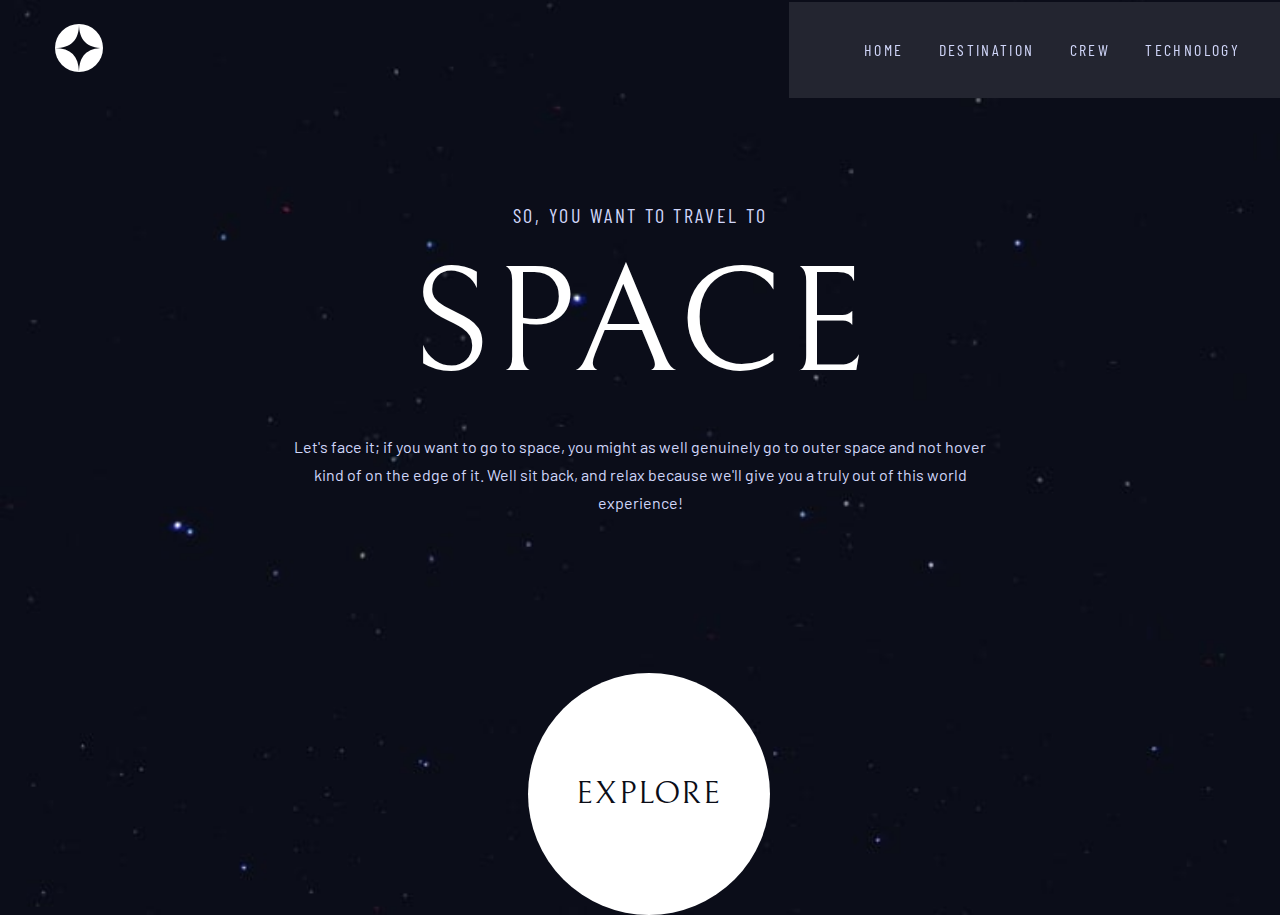
<file: index.html>
<!DOCTYPE html>
<html lang="en">
<head>
   <meta charset="UTF-8">
   <meta http-equiv="X-UA-Compatible" content="IE=edge">
   <meta name="viewport" content="width=device-width, initial-scale=1.0">
   <link rel="stylesheet" href="./assets/css/reset.css">
   <link rel="stylesheet" href="./style.css">
   <link rel="icon" href="./assets/img/favicon-32x32.png">
   <title>Space tourism website</title>
</head>
<body class="body-home">
   <main>
      <header class="cabecalho__container">
         <a href="#"><img class="logo" src="./assets/img/shared/logo.svg" alt=""></a>
         <div class="menu">
            <img class="menu__hamburger" src="./assets/img/shared/icon-hamburger.svg" alt="menu hamburger">
            <nav>
               <ul class="menu__lista">
                  <span class="menu__desktop__line"></span>
                  <li><a class="menu__link menu__link-ativo" href="index.html"><span class="menu__span">00</span>home</a></li>
                  <li><a class="menu__link" href="destination.html"><span class="menu__span">01</span>destination</a></li>
                  <li><a class="menu__link" href="crew.html"><span class="menu__span">02</span>crew</a></li>
                  <li><a class="menu__link" href="technology.html"><span class="menu__span">03</span>technology</a></li>
               </ul>
            </nav>
         </div>
      </header>
   <section class="section">
      <div class="home__container container">
         <div class="home__left__column left__column">
            <h1 class="home__titulo">so, you want to travel to <br> <span class="home__titulo-maior">space</span></h1>
            <p class="sections__texto home__texto">Let's face it; if you want to go to space, you might as well genuinely go to outer space and not hover kind of on the edge of it. Well sit back, and relax because we'll give you a truly out of this world experience!</p>
         </div>
         <div class="home__right__column right__column">
         <a class="home__btn" href="destination.html"><span class="home__btn__span-hover"></span>explore</a>         
         </div>
       </div>
   </section>
   </main>
</body>
<script src="./assets/js/menu.js"></script>
</html>
</file>
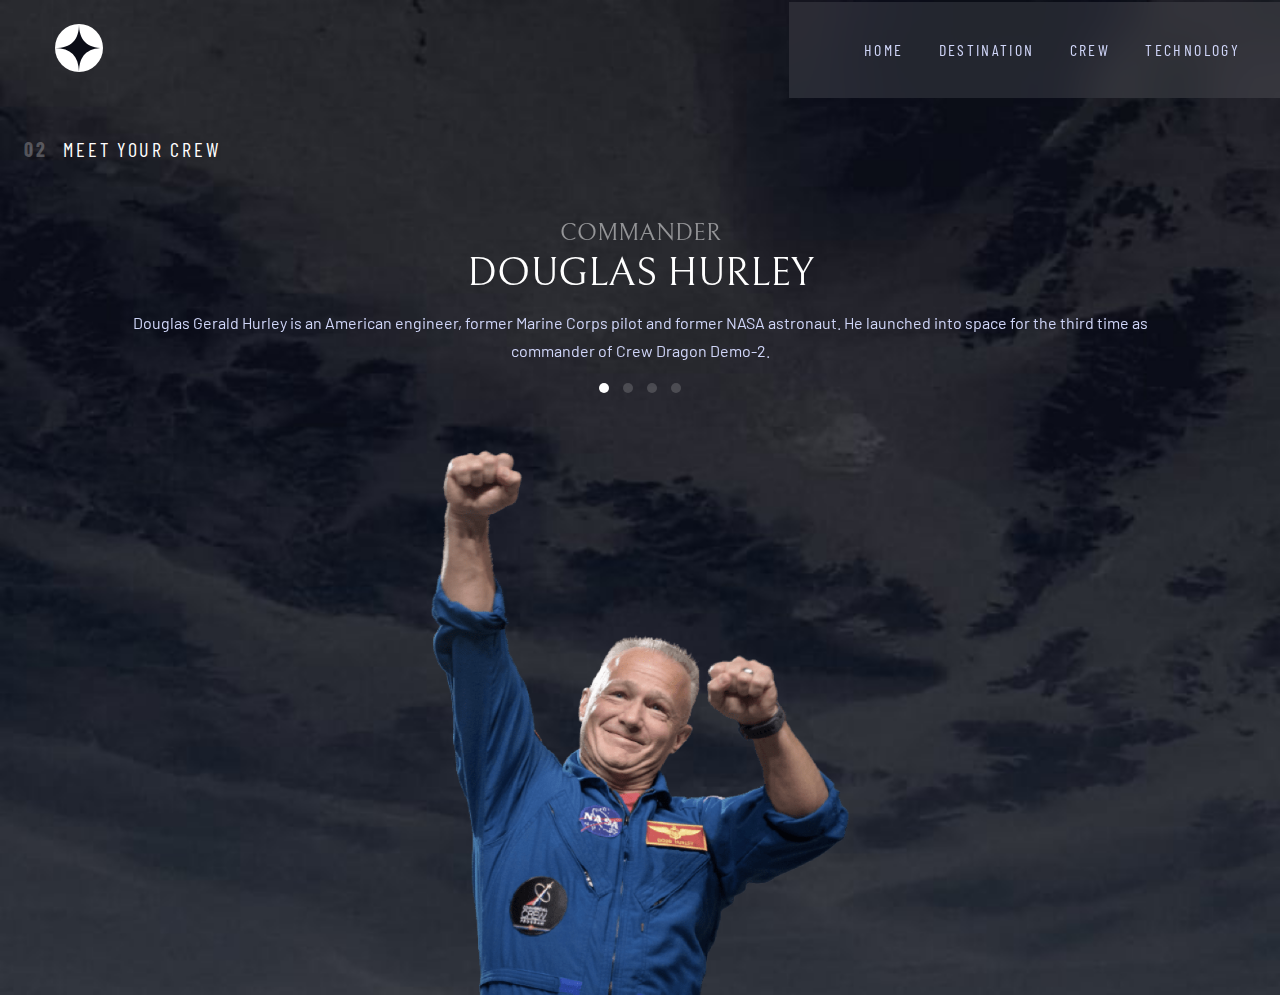
<file: crew.html>
<!DOCTYPE html>
<html lang="en">
<head>
   <meta charset="UTF-8">
   <meta http-equiv="X-UA-Compatible" content="IE=edge">
   <meta name="viewport" content="width=device-width, initial-scale=1.0">
   <link rel="stylesheet" href="./assets/css/reset.css">
   <link rel="stylesheet" href="./style.css">
   <link rel="icon" href="./assets/img/favicon-32x32.png">
   <link rel="stylesheet" href="https://cdn.jsdelivr.net/npm/swiper@8/swiper-bundle.min.css"/>
   <link rel="stylesheet" href="https://cdn.jsdelivr.net/npm/swiper@8/swiper-bundle.min.css"/>
   <title>Space tourism website</title>
</head>
<body class="body-crew">
   <main>
      <header class="cabecalho__container">
         <a href="#"><img class="logo" src="./assets/img/shared/logo.svg" alt=""></a>
         <div class="menu">
            <img class="menu__hamburger" src="./assets/img/shared/icon-hamburger.svg" alt="menu hamburger">
            <nav>
               <ul class="menu__lista">
                  <span class="menu__desktop__line"></span>
                  <li><a class="menu__link" href="index.html"><span class="menu__span">00</span>home</a></li>
                  <li><a class="menu__link" href="destination.html"><span class="menu__span">01</span>destination</a></li>
                  <li><a class="menu__link menu__link-ativo" href="crew.html"><span class="menu__span">02</span>crew</a></li>
                  <li><a class="menu__link" href="technology.html"><span class="menu__span">03</span>technology</a></li>
               </ul>
            </nav>
         </div>
      </header>
   <section class="crew section">
      <div class="sections__titulo-container">
         <span class="sections__titulo__numero">02</span>
         <h2 class="sections__titulo">meet your crew</h1>
      </div>
      <div class="crew__container" id="crew__container-id">
         <div class="swiper__container">
            <div class="crew__left__column left__column">
               <!-- Slider main container -->
               <div class="swiper">
                  <!-- Additional required wrapper -->
                  <div class="swiper-wrapper">
                     <!-- Slides -->
                     <div class="swiper-slide">
                        <div class="section__info crew__info">
                           <h3 class="crew__subtitulo section__subtitulo">commander</h3>
                           <h4 class="crew__names">Douglas Hurley</h4>
                           <p class="crew__texto crew__texto-1 sections__texto">Douglas Gerald Hurley is an American engineer, former Marine Corps pilot and former NASA astronaut. He launched into space for the third time as commander of Crew Dragon Demo-2.</p>
                        </div>
                        <img class="swiper__image swiper__image-1" src="./assets/img/crew/image-douglas-hurley.png" alt="">
                     </div>
                     <div class="swiper-slide">
                        <div class="section__info crew__info">
                           <h3 class="crew__subtitulo section__subtitulo">mission specialist</h3>
                           <h4 class="crew__names">MARK SHUTTLEWORTH</h4>
                           <p class="crew__texto crew__texto-2 sections__texto">Mark Richard Shuttleworth is the founder and CEO of Canonical, the company behind the Linux-based Ubuntu operating system. Shuttleworth became the first South African to travel to space as a space tourist.</p>       
                        </div>
                        <img class="swiper__image swiper__image-2" src="./assets/img/crew/image-mark-shuttleworth.png" alt="">
                     </div>
                     <div class="swiper-slide">
                        <div class="section__info crew__info">
                           <h3 class="crew__subtitulo section__subtitulo">pilot</h3>
                           <h4 class="crew__names">Victor Glover</h4>
                           <p class="crew__texto crew__texto-3 sections__texto">Pilot on the first operational flight of the SpaceX Crew Dragon to the International Space Station. Glover is a commander in the U.S. Navy where he pilots an F/A-18.He was a crew member of Expedition 64, and served as a station systems flight engineer. </p>
                        </div>
                        <img class="swiper__image swiper__image-3" src="./assets/img/crew/image-victor-glover.png" alt="">
                     </div>
                     <div class="swiper-slide">
                        <div class="section__info crew__info">
                           <h3 class="crew__subtitulo section__subtitulo">flight egineer</h3>
                           <h4 class="crew__names">Anousheh Ansari</h4>
                           <p class="crew__texto crew__texto-4 sections__texto">Anousheh Ansari is an Iranian American engineer and co-founder of Prodea Systems. Ansari was the fourth self-funded space tourist, the first self-funded woman to fly to the ISS, and the first Iranian in space. </p>
                        </div>
                        <img class="swiper__image swiper__image-4" src="./assets/img/crew/image-anousheh-ansari.png" alt="">
                     </div>
                  </div>
                  </div>
               </div>
            </div>
         </div>
            <!-- If we need pagination -->
            <div class="swiper-pagination swiper-pagination-clickable" id="swiper-pagination"></div>
   </section>
   </main>
</body>
<script src="https://cdn.jsdelivr.net/npm/swiper@8/swiper-bundle.min.js"></script>
<script>
const swiper = new Swiper('.swiper', {
   spaceBetween: 10,
   slidesPerView: 1,
   // Optional parameters
   direction: 'horizontal',
   loop: true,
 
   // If we need pagination
   pagination: {
   el: '.swiper-pagination',
   type: 'bullets',
   clickable: true,
  },
 });
 </script>
<script src="./assets/js/menu.js"></script>
</html>
</file>
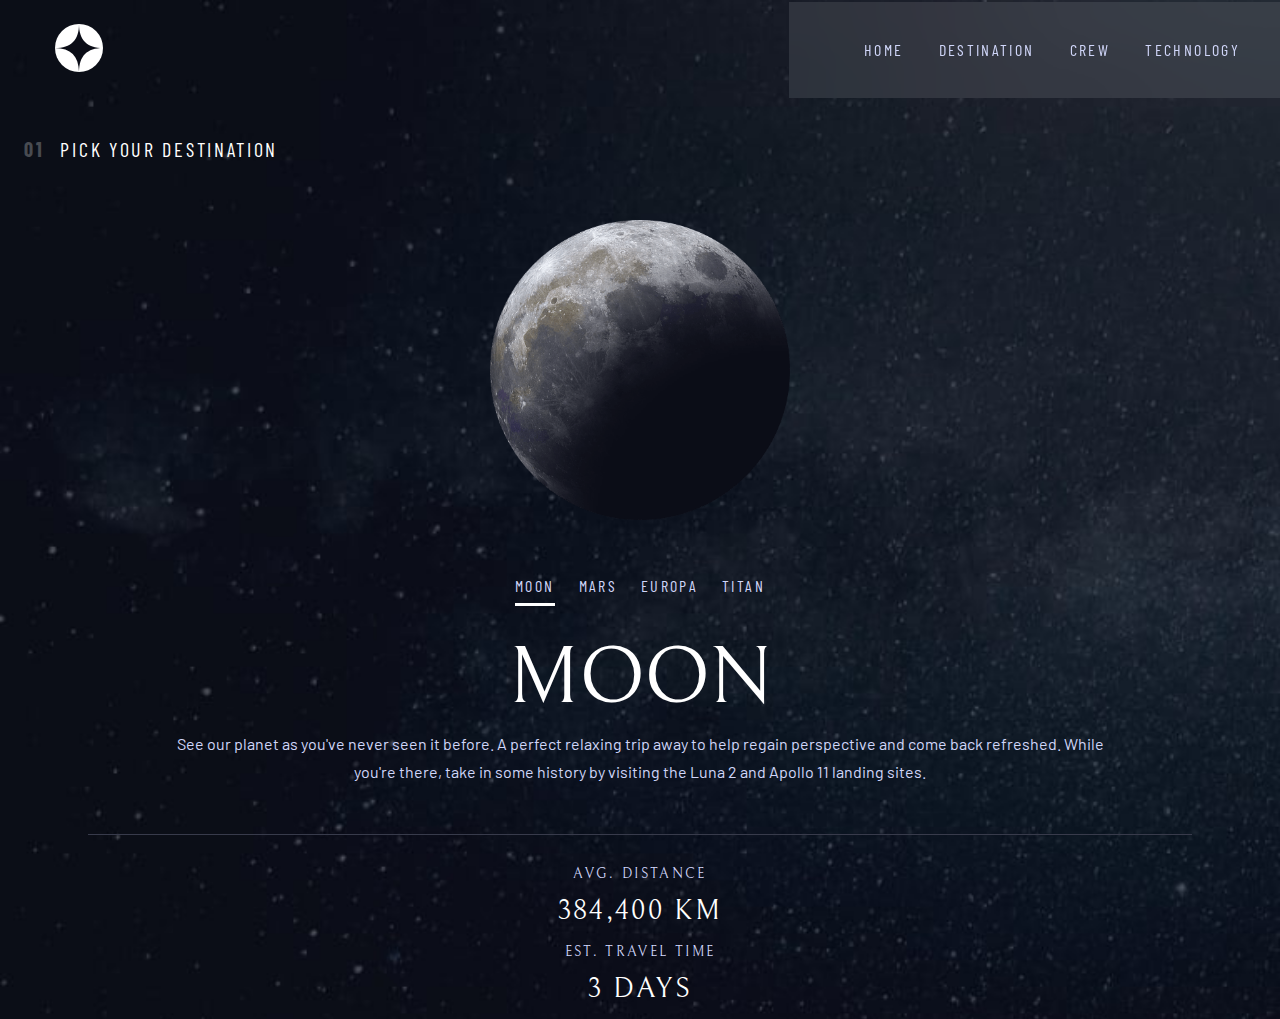
<file: destination.html>
<!DOCTYPE html>
<html lang="en">
<head>
   <meta charset="UTF-8">
   <meta http-equiv="X-UA-Compatible" content="IE=edge">
   <meta name="viewport" content="width=device-width, initial-scale=1.0">
   <link rel="stylesheet" href="./assets/css/reset.css">
   <link rel="stylesheet" href="./style.css">
   <link rel="icon" href="./assets/img/favicon-32x32.png">
   <title>Space tourism website</title>
</head>
<body class="body-destination">
   <main>
      <header class="cabecalho__container">
         <a href="#"><img class="logo" src="./assets/img/shared/logo.svg" alt=""></a>
         <div class="menu">
            <img class="menu__hamburger" src="./assets/img/shared/icon-hamburger.svg" alt="menu hamburger">
            <nav>
               <ul class="menu__lista">
                  <span class="menu__desktop__line"></span>
                  <li><a class="menu__link" href="index.html"><span class="menu__span">00</span>home</a></li>
                  <li><a class="menu__link menu__link-ativo" href="destination.html"><span class="menu__span">01</span>destination</a></li>
                  <li><a class="menu__link" href="crew.html"><span class="menu__span">02</span>crew</a></li>
                  <li><a class="menu__link" href="technology.html"><span class="menu__span">03</span>technology</a></li>
               </ul>
            </nav>
         </div>
      </header>
   <section class="destination section">
      <div class="sections__titulo-container">
         <span class="sections__titulo__numero">01</span>
         <h2 class="sections__titulo">Pick your destination</h1>
      </div>
      <div class="destination__container">
         <div class="destination__left__column left__column">
            <img class="destination__imagem" src="./assets/img/destination/image-moon.png" alt="">
            <img class="destination__imagem hidden" src="./assets/img/destination/image-mars.png" alt="">
            <img class="destination__imagem hidden" src="./assets/img/destination/image-europa.png" alt="">
            <img class="destination__imagem hidden" src="./assets/img/destination/image-titan.png" alt="">
         </div>
         <div class="destination__right__column right__column">
            <nav>
               <ul class="destination__nav__lista">
                  <li><button class="destination__nav__item destination__nav__item-ativo">moon</button></li>
                  <li><button class="destination__nav__item">mars</button></li>
                  <li><button class="destination__nav__item">europa</button></li>
                  <li><button class="destination__nav__item">titan</button></li>
               </ul>
            </nav>
            <div class="section__info" data-planeta>
               <h3 class="destination__subtitulo">moon</h3>
               <p class="sections__texto destination__texto">See our planet as you've never seen it before. A perfect relaxing trip away to help regain perspective and come back refreshed. While you're there, take in some history by visiting the Luna 2 and Apollo 11 landing sites.</p>
               <p class="info__texto">avg. distance <br><span class="info__valores">384,400 km</span></p>
               <p class="info__texto">est. travel time <br><span class="info__valores">3 days</span></p>
            </div>
            <div class="section__info hidden" data-planeta>
               <h3 class="destination__subtitulo">mars</h3>
               <p class="sections__texto destination__texto">Don't forget to pack your hiking boots. You'll need them to tackle Olympus Mons, the tallest planetary mountain in our solar system. It's two and a half times the size of Everest!</p>
               <p class="info__texto">avg. distance <br><span class="info__valores">225 mil. km</span></p>
               <p class="info__texto">est. travel time <br><span class="info__valores">9 months</span></p>
            </div>
            <div class="section__info hidden" data-planeta>
               <h3 class="destination__subtitulo">europa</h3>
               <p class="sections__texto destination__texto">The smallest of the four Galilean moons orbiting Jupiter, Europa is a winter lover's dream. With an icy surface, it's perfect for a bit of ice skating, curling, hockey, or simple relaxation in your snug wintery cabin.</p>
               <p class="info__texto">avg. distance <br><span class="info__valores">628 mil. km</span></p>
               <p class="info__texto">est. travel time <br><span class="info__valores">3 years</span></p>
            </div>
            <div class="section__info hidden" data-planeta>
               <h3 class="destination__subtitulo">titan</h3>
               <p class="sections__texto destination__texto">The only moon known to have a dense atmosphere other than Earth, Titan is a home away from home (just a few hundred degrees colder!). As a bonus, you get striking views of the Rings of Saturn.</p>
               <p class="info__texto">avg. distance <br><span class="info__valores">1.6 bil. km</span></p>
               <p class="info__texto">est. travel time <br><span class="info__valores">7 years</span></p>
            </div>
         </div>
       </div>
   </section>
   </main>
</bodybody-home>
<script src="./assets/js/menu.js"></script>
<script src="./assets/js/destination.js"></script>
</html>
</file>
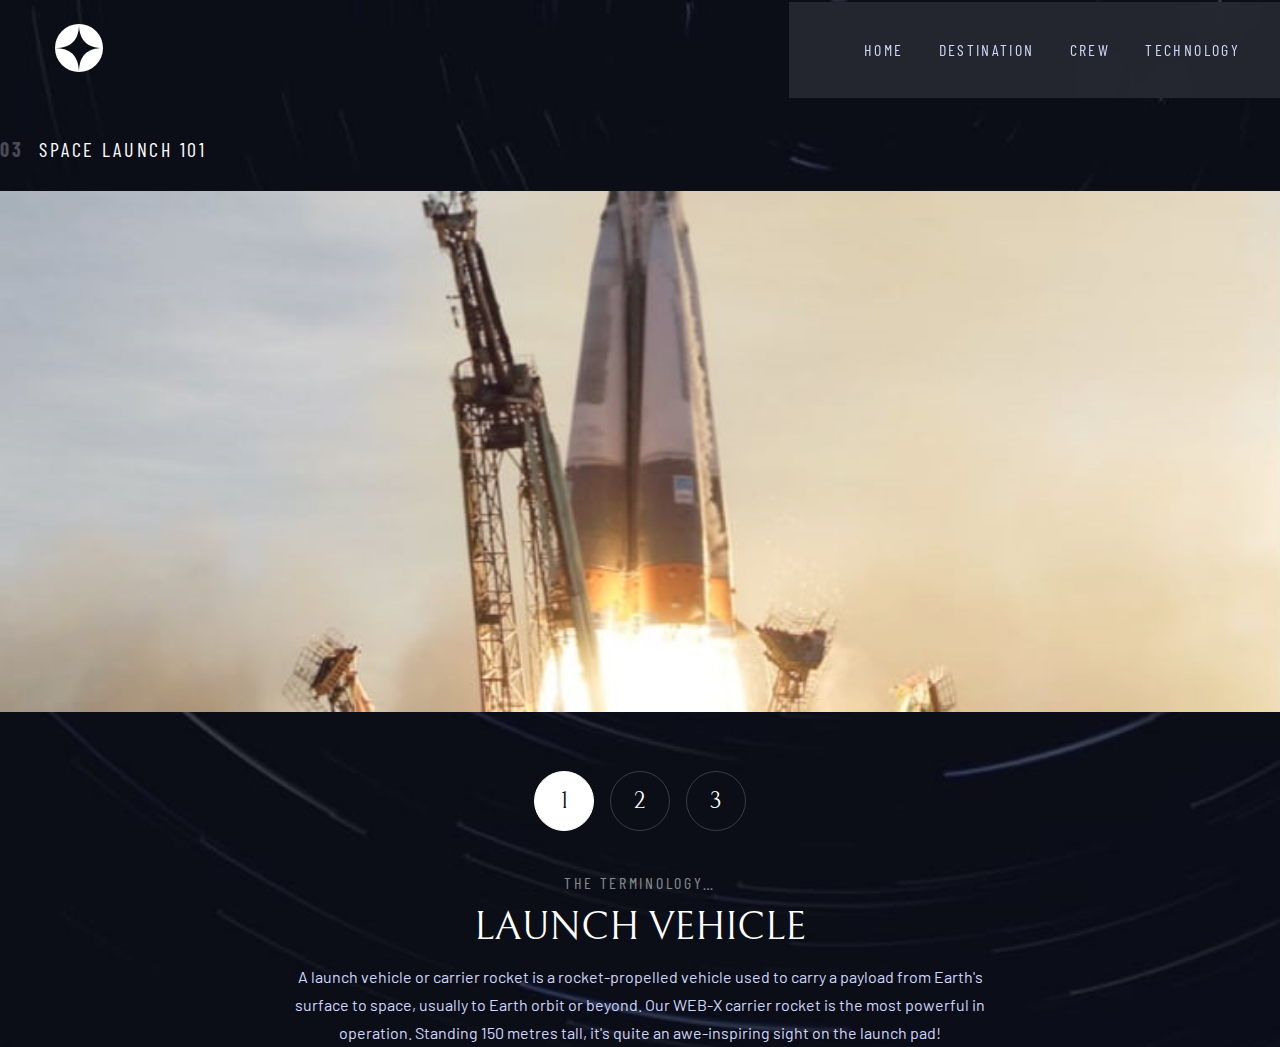
<file: technology.html>
<!DOCTYPE html>
<html lang="en">
<head>
   <meta charset="UTF-8">
   <meta http-equiv="X-UA-Compatible" content="IE=edge">
   <meta name="viewport" content="width=device-width, initial-scale=1.0">
   <link rel="stylesheet" href="./assets/css/reset.css">
   <link rel="stylesheet" href="./style.css">
   <link rel="icon" href="./assets/img/favicon-32x32.png">
   <link rel="stylesheet" href="https://cdn.jsdelivr.net/npm/swiper@8/swiper-bundle.min.css"/>
   <link rel="stylesheet" href="https://cdn.jsdelivr.net/npm/swiper@8/swiper-bundle.min.css"/>
   <title>Space tourism website</title>
</head>
<body class="body-technology">
   <main>
      <header class="cabecalho__container">
         <a href="#"><img class="logo" src="./assets/img/shared/logo.svg" alt=""></a>
         <div class="menu">
            <img class="menu__hamburger" src="./assets/img/shared/icon-hamburger.svg" alt="menu hamburger">
            <nav>
               <ul class="menu__lista">
                  <span class="menu__desktop__line"></span>
                  <li><a class="menu__link" href="index.html"><span class="menu__span">00</span>home</a></li>
                  <li><a class="menu__link" href="destination.html"><span class="menu__span">01</span>destination</a></li>
                  <li><a class="menu__link" href="crew.html"><span class="menu__span">02</span>crew</a></li>
                  <li><a class="menu__link menu__link-ativo" href="technology.html"><span class="menu__span">03</span>technology</a></li>
               </ul>
            </nav>
         </div>
      </header>
   <section class="technology section">
      <div class="sections__titulo-container">
         <span class="sections__titulo__numero">03</span>
         <h2 class="sections__titulo">space launch 101</h1>
      </div>
      <div class="technology__container">
         <div class="left__column">
            <img class="tech__imagem" src="./assets/img/technology/image-launch-vehicle-landscape.jpg" alt="" >
            <img class="tech__imagem hidden" src="./assets/img/technology/image-spaceport-landscape.jpg" alt="" >
            <img class="tech__imagem hidden" src="./assets/img/technology/image-space-capsule-landscape.jpg" alt="">
         </div>

         <div class="technology__right__column right__column">
            <nav>
               <ul class="tech__nav__lista">
                  <li><button class="tech__nav__item tech__nav__item-ativo">1</button></li>
                  <li><button class="tech__nav__item">2</button></li>
                  <li><button class="tech__nav__item">3</button></li>
               </ul>
            </nav>
            <div class="section__info">
               <h3 class="tech__subtitulo section__subtitulo">the terminology…</h3>
               <h4 class="crew__names">launch vehicle</h4>
               <p class="sections__texto technology__texto">A launch vehicle or carrier rocket is a rocket-propelled vehicle used to carry a payload from Earth's surface to space, usually to Earth orbit or beyond. Our WEB-X carrier rocket is the most powerful in operation. Standing 150 metres tall, it's quite an awe-inspiring sight on the launch pad!</p>
            </div>
            <div class="section__info hidden">
               <h3 class="tech__subtitulo section__subtitulo">the terminology…</h3>
               <h4 class="crew__names">spaceport</h4>
               <p class="sections__texto technology__texto">A spaceport or cosmodrome is a site for launching (or receiving) spacecraft, by analogy to the seaport for ships or airport for aircraft. Based in the famous Cape Canaveral, our spaceport is ideally situated to take advantage of the Earth’s rotation for launch.</p>

            </div>
            <div class="section__info hidden">
               <h3 class="tech__subtitulo section__subtitulo">the terminology…</h3>
               <h4 class="crew__names">space capsule</h4>
               <p class="sections__texto technology__texto">A space capsule is an often-crewed spacecraft that uses a blunt-body reentry capsule to reenter the Earth's atmosphere without wings. Our capsule is where you'll spend your time during the flight. It includes a space gym, cinema, and plenty of other activities to keep you entertained.</p>
            </div>
         </div>
      </div>
   </section>
   </main>
</body>
<script src="./assets/js/menu.js"></script>
<script src="./assets/js/technology.js"></script>
</html>
</file>
<file: style.css>
/* mobile: 375px / tablet: 768px / desktop: 1300px */

@import url('https://fonts.googleapis.com/css2?family=Bellefair&display=swap');
@import url('https://fonts.googleapis.com/css2?family=Barlow&display=swap');
@import url('https://fonts.googleapis.com/css2?family=Barlow+Condensed&display=swap');

@import url(./assets/css/home.css);
@import url(./assets/css/cabecalho.css);
@import url(./assets/css/destination.css);
@import url(./assets/css/crew.css);
@import url(./assets/css/swiper.css);
@import url(./assets/css/technology.css);

:root {
   /* Cores */
   --branco:#FFFFFF;
   --azul-escuro: #0B0D17;
   --azul-claro: #D0D6F9; 
   --cinza: #383B4B;
   --borda-opaca: rgba(255, 255, 255, .5);
   --linha-menu-opaca: rgba(255, 255, 255, .25);


   /* Font-Families */
   --ff-primaria: 'Bellefair', serif;
   --ff--secundaria: 'Barlow', sans-serif;
   --ff--terciaria: 'Barlow Condensed', sans-serif;

   /* Font-Sizes (Mobile) */
   --fs-nav: 16px; /*Nav menu*/
   --fs-home-titulo-menor: 16px; /*Homepage título menor*/
   --fs-home-titulo-maior: 80px; /*Homepage título*/
   --fs-texto-regular: 15px; /*Body text*/
   --fs-home-btn: 20px; /*Home btn*/
   --fs-sections-titulo: 16px; /*Outras sections título*/
   --fs-tech-subtitulo: 14px; /*Tech section subtítulo*/
   --fs-planetas-nav: 14px; /*Destination nav*/
   --fs-planetas: 56px; /*Nomes dos planetas*/
   --fs-destination-info-texto: 14px; /*Informações dos destinos*/
   --fs-destination-info-valores: 28px; /*Valores abaixo das informações dos destinos*/
   --fs-crew-cargos: 16px; /*Crew cargos & Tech nav numeros*/
   --fs-nomes: 24px; /*Nomes nas sections Crew & Tech*/

   /*Swiper Custom Css*/
   --swiper-pagination-bullet-inactive-opacity: .17;
   --swiper-pagination-color: #FFFFFF;
   --swiper-pagination-bullet-inactive-color: #FFFFFF;
}

/* ------ Global Styles ------ */

   * {
      margin: 0;
      box-sizing: border-box;
   }

   p {
      color: var(--azul-claro);
   }

   body {
      font-family: var(--ff-primaria);
   }

   button {
      border: none;
      background-color: transparent;
      font-family: inherit;
      padding: 0;
      cursor: pointer;
   }
/* --------------------------- */

@media screen and (min-width: 768px) {
:root {
   --fs-nav: 14px;
   --fs-home-titulo-menor: 20px;
   --fs-home-titulo-maior: 150px;
   --fs-home-btn: 32px;
   --fs-texto-regular: 16px;
   --fs-sections-titulo: 20px;
   --fs-tech-subtitulo: 16x;
   --fs-planetas-nav: 16px;
   --fs-planetas: 80px;
   --fs-crew-cargos: 24px;
   --fs-nomes: 40px;

   /*Swiper Custom Css*/
   --swiper-pagination-bullet-width: 10px;
   --swiper-pagination-bullet-height: 10px;
   --swiper-pagination-bullet-horizontal-gap: 7px;
}
}

@media screen and (min-width: 1440px) {
:root {
   --fs-nav: 16px;
   --fs-home-titulo-menor: 28px;
   --fs-texto-regular: 18px;
   --fs-sections-titulo: 28px;
   --fs-crew-cargos: 32px;
   --fs-nomes: 56px;
   --fs-planetas: 100px;

   /*Swiper Custom Css*/
   --swiper-pagination-bullet-width: 15px;
   --swiper-pagination-bullet-height: 15px;
   --swiper-pagination-bullet-horizontal-gap: 12px;
}
}
</file>
